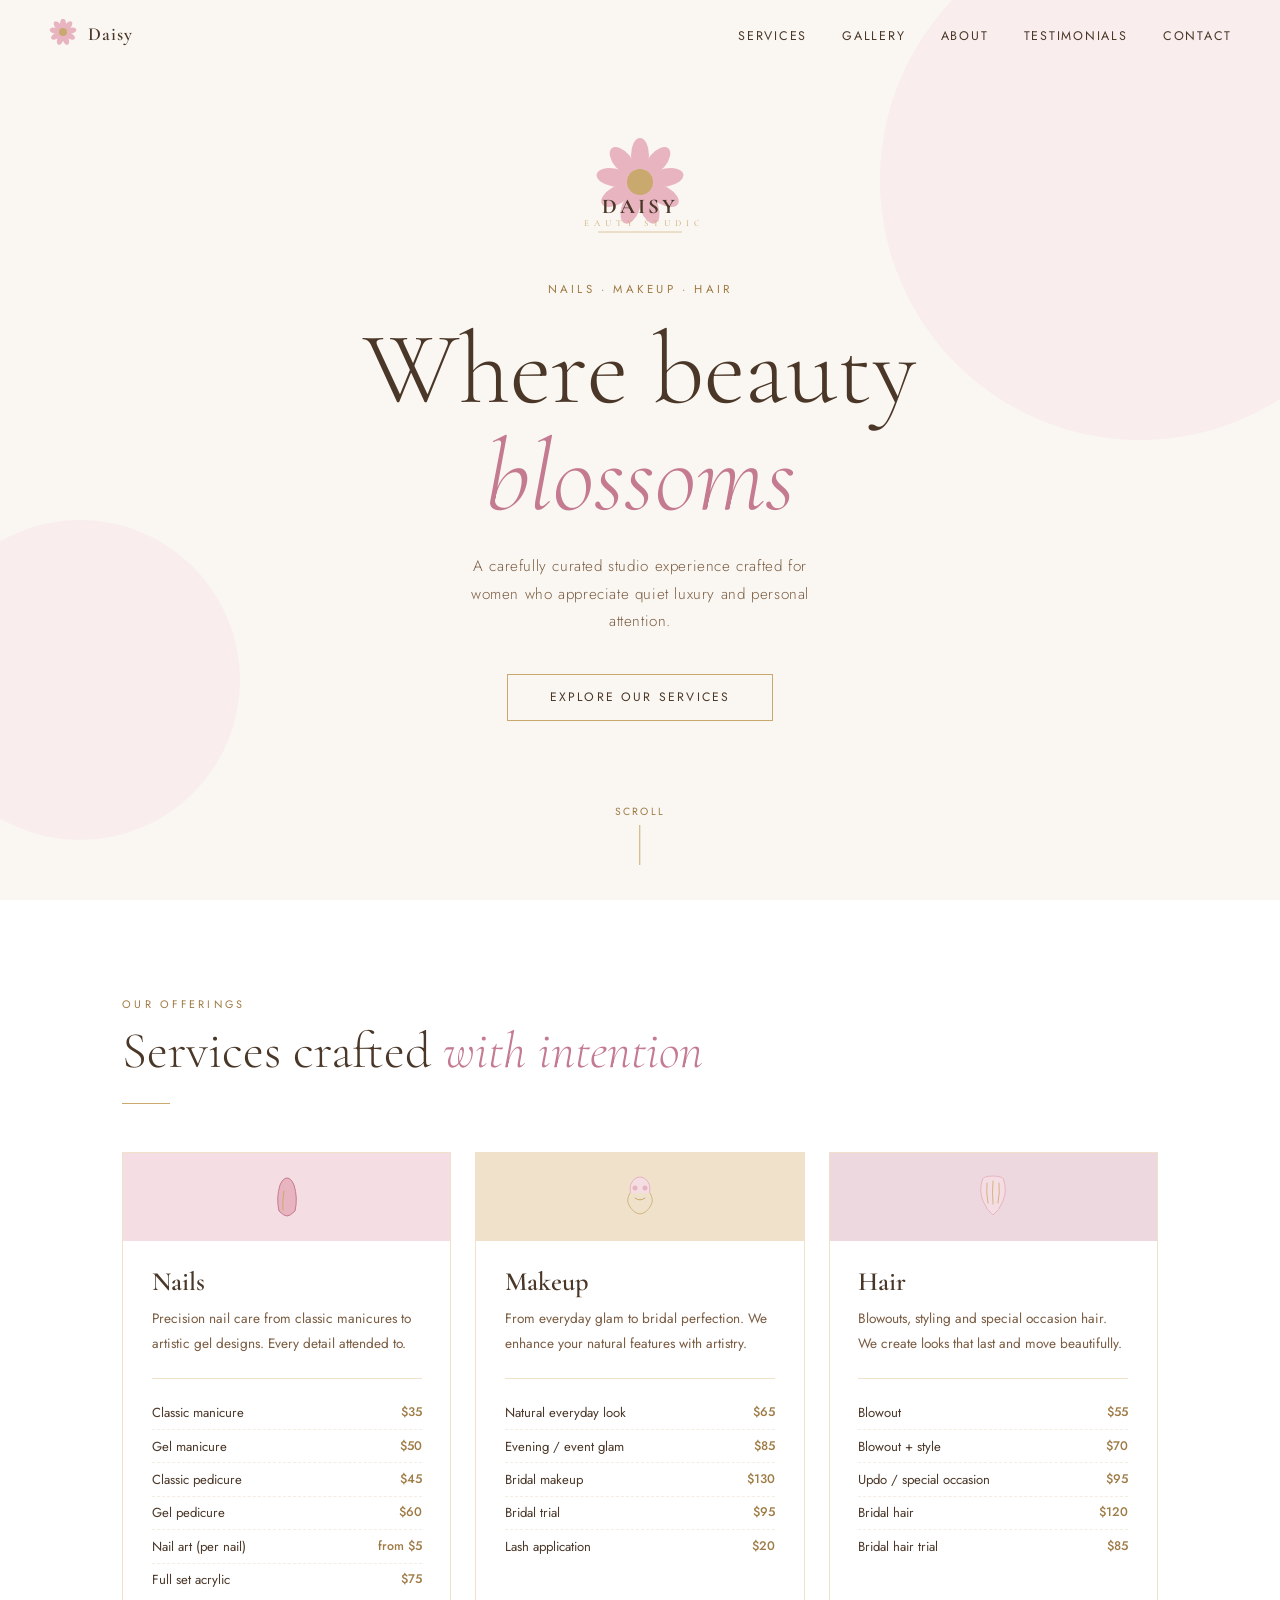
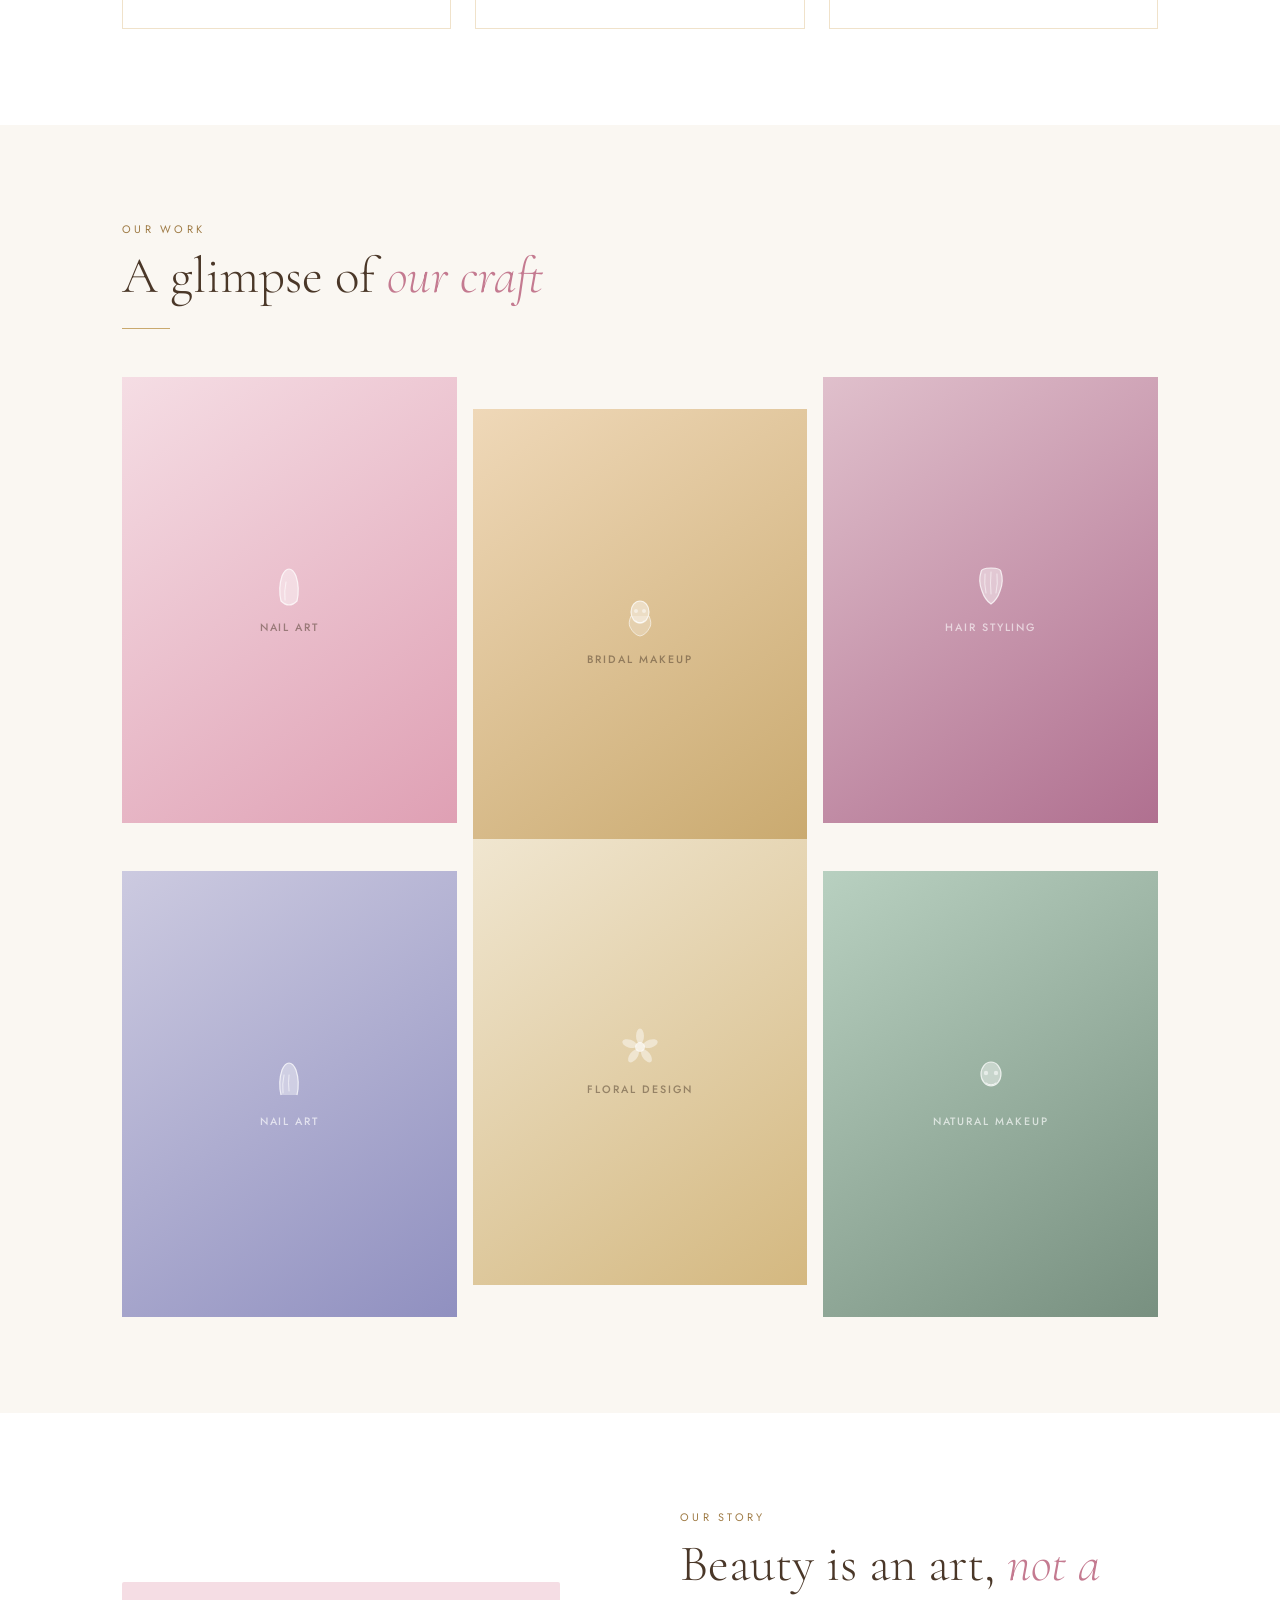
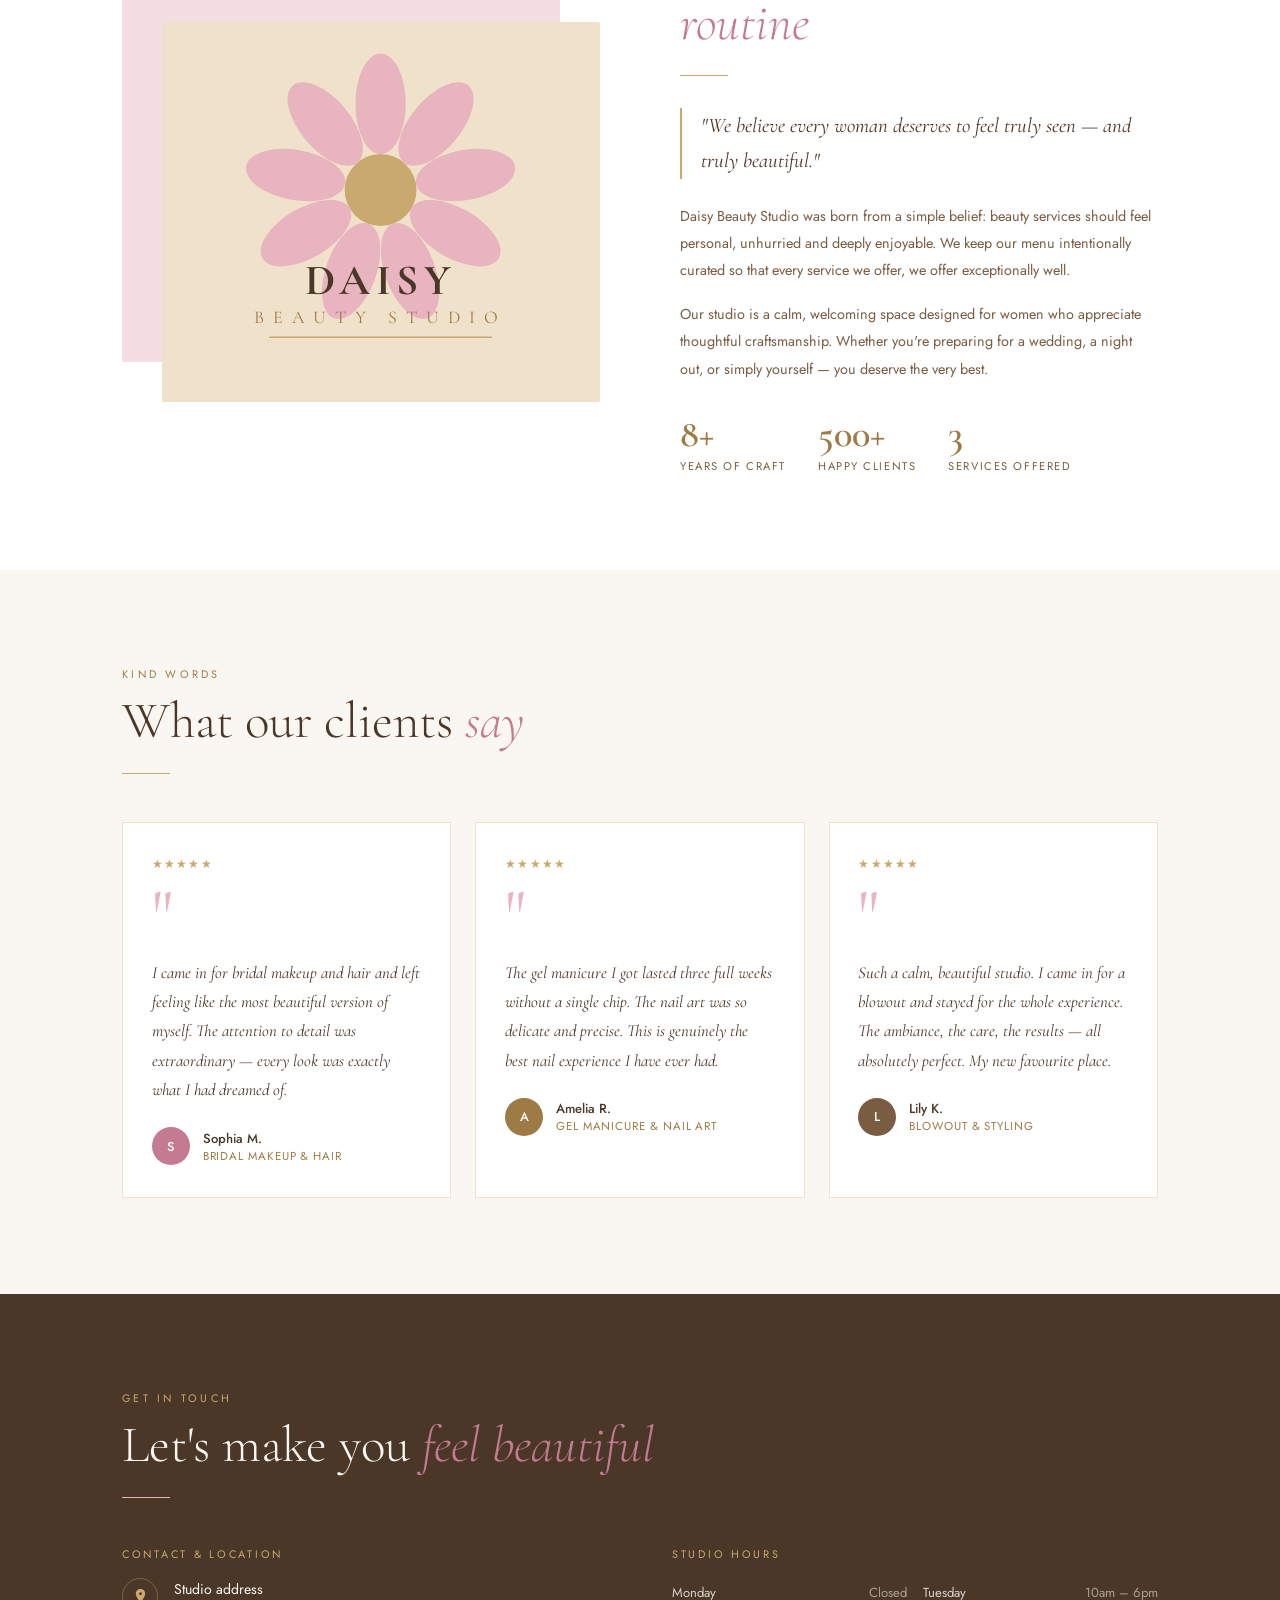
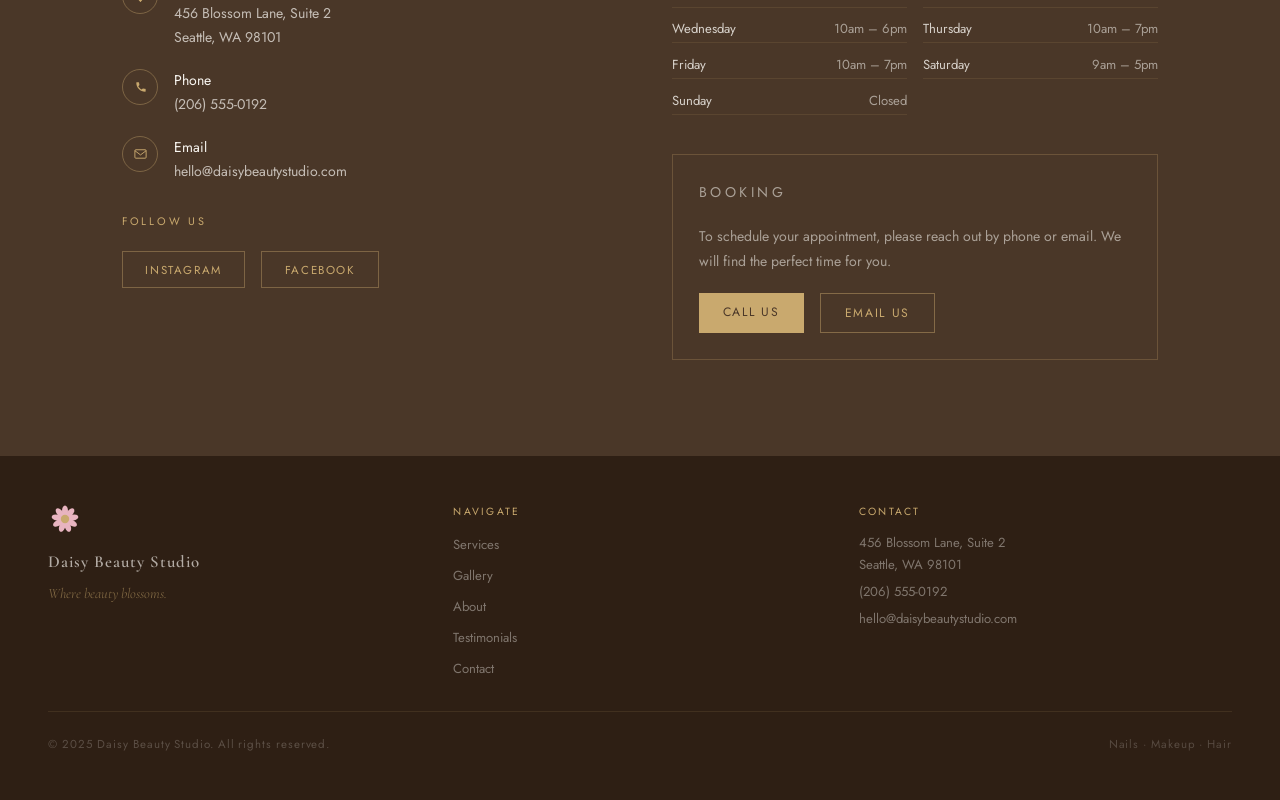
<file: index.html>
<!DOCTYPE html>
<html lang="en">
<head>
<meta charset="UTF-8"/>
<meta name="viewport" content="width=device-width, initial-scale=1.0"/>

<!-- SEO -->
<title>Daisy Beauty Studio | Nails, Makeup &amp; Hair in Seattle</title>
<meta name="description" content="Daisy Beauty Studio offers curated nail, makeup and hair services in Seattle. Book your appointment today."/>
<meta name="keywords" content="nails, nail salon, manicure, pedicure, makeup, hair, beauty studio, Seattle, nail art, gel nails"/>

<!-- Open Graph -->
<meta property="og:title" content="Daisy Beauty Studio | Nails, Makeup &amp; Hair in Seattle"/>
<meta property="og:description" content="Daisy Beauty Studio offers curated nail, makeup and hair services in Seattle. Book your appointment today."/>
<meta property="og:type" content="website"/>
<meta property="og:url" content="https://daisybeautystudio.com/"/>
<meta property="og:image" content="https://daisybeautystudio.com/og-image.jpg"/>

<!-- Favicon — inline SVG daisy: rose petals + gold center -->
<link rel="icon" type="image/svg+xml" href="data:image/svg+xml,%3Csvg xmlns='http://www.w3.org/2000/svg' viewBox='0 0 32 32'%3E%3Cg transform='translate(16,15)'%3E%3Cellipse cx='0' cy='-8' rx='3.2' ry='5.8' fill='%23E8B4C0' transform='rotate(0)'/%3E%3Cellipse cx='0' cy='-8' rx='3.2' ry='5.8' fill='%23E8B4C0' transform='rotate(40)'/%3E%3Cellipse cx='0' cy='-8' rx='3.2' ry='5.8' fill='%23DFA0B0' transform='rotate(80)'/%3E%3Cellipse cx='0' cy='-8' rx='3.2' ry='5.8' fill='%23E8B4C0' transform='rotate(120)'/%3E%3Cellipse cx='0' cy='-8' rx='3.2' ry='5.8' fill='%23DFA0B0' transform='rotate(160)'/%3E%3Cellipse cx='0' cy='-8' rx='3.2' ry='5.8' fill='%23E8B4C0' transform='rotate(200)'/%3E%3Cellipse cx='0' cy='-8' rx='3.2' ry='5.8' fill='%23DFA0B0' transform='rotate(240)'/%3E%3Cellipse cx='0' cy='-8' rx='3.2' ry='5.8' fill='%23E8B4C0' transform='rotate(280)'/%3E%3Cellipse cx='0' cy='-8' rx='3.2' ry='5.8' fill='%23DFA0B0' transform='rotate(320)'/%3E%3Ccircle cx='0' cy='0' r='4.5' fill='%23C9A96E'/%3E%3Ccircle cx='0' cy='0' r='2.5' fill='%23E2C285'/%3E%3C/g%3E%3C/svg%3E"/>

<link href="https://fonts.googleapis.com/css2?family=Cormorant+Garamond:ital,wght@0,300;0,400;0,600;0,700;1,300;1,400&family=Jost:wght@300;400;500&display=swap" rel="stylesheet"/>
<link rel="stylesheet" href="styles.css"/>
</head>
<body>

<div id="page-loader">
  <svg id="loader-daisy" width="88" height="88" viewBox="0 0 88 88" xmlns="http://www.w3.org/2000/svg">
    <g transform="translate(44,40)">
      <ellipse cx="0" cy="-22" rx="7.5" ry="14" fill="#E8B4C0" transform="rotate(0)"/>
      <ellipse cx="0" cy="-22" rx="7.5" ry="14" fill="#EDBED0" transform="rotate(40)"/>
      <ellipse cx="0" cy="-22" rx="7.5" ry="14" fill="#DFA0B8" transform="rotate(80)"/>
      <ellipse cx="0" cy="-22" rx="7.5" ry="14" fill="#E8B4C0" transform="rotate(120)"/>
      <ellipse cx="0" cy="-22" rx="7.5" ry="14" fill="#DFA0B8" transform="rotate(160)"/>
      <ellipse cx="0" cy="-22" rx="7.5" ry="14" fill="#EDBED0" transform="rotate(200)"/>
      <ellipse cx="0" cy="-22" rx="7.5" ry="14" fill="#E8B4C0" transform="rotate(240)"/>
      <ellipse cx="0" cy="-22" rx="7.5" ry="14" fill="#DFA0B8" transform="rotate(280)"/>
      <ellipse cx="0" cy="-22" rx="7.5" ry="14" fill="#EDBED0" transform="rotate(320)"/>
      <circle cx="0" cy="0" r="11" fill="#C9A96E"/>
      <circle cx="0" cy="0" r="6.5" fill="#E2C285"/>
    </g>
  </svg>
</div>

<div id="petal-canvas"></div>
<div id="floating-cta"><a href="#contact">Book now</a></div>

<!-- NAV -->
<nav id="navbar">
  <a href="#hero" class="nav-logo">
    <svg width="30" height="30" viewBox="0 0 30 30">
      <g transform="translate(15,13)">
        <ellipse cx="0" cy="-8" rx="3" ry="5.5" fill="#E8B4C0" transform="rotate(0)"/>
        <ellipse cx="0" cy="-8" rx="3" ry="5.5" fill="#E8B4C0" transform="rotate(40)"/>
        <ellipse cx="0" cy="-8" rx="3" ry="5.5" fill="#E8B4C0" transform="rotate(80)"/>
        <ellipse cx="0" cy="-8" rx="3" ry="5.5" fill="#E8B4C0" transform="rotate(120)"/>
        <ellipse cx="0" cy="-8" rx="3" ry="5.5" fill="#E8B4C0" transform="rotate(160)"/>
        <ellipse cx="0" cy="-8" rx="3" ry="5.5" fill="#E8B4C0" transform="rotate(200)"/>
        <ellipse cx="0" cy="-8" rx="3" ry="5.5" fill="#E8B4C0" transform="rotate(240)"/>
        <ellipse cx="0" cy="-8" rx="3" ry="5.5" fill="#E8B4C0" transform="rotate(280)"/>
        <ellipse cx="0" cy="-8" rx="3" ry="5.5" fill="#E8B4C0" transform="rotate(320)"/>
        <circle cx="0" cy="0" r="4" fill="#C9A96E"/>
      </g>
    </svg>
    <span class="nav-logo-text">Daisy</span>
  </a>
  <ul class="nav-links" id="nav-links">
    <li><a href="#services">Services</a></li>
    <li><a href="#gallery">Gallery</a></li>
    <li><a href="#about">About</a></li>
    <li><a href="#testimonials">Testimonials</a></li>
    <li><a href="#contact">Contact</a></li>
  </ul>
  <button class="nav-toggle" id="nav-toggle" aria-label="Menu">
    <span></span><span></span><span></span>
  </button>
</nav>

<!-- HERO -->
<section id="hero">
  <div class="hero-bg-circle c1"></div>
  <div class="hero-bg-circle c2"></div>
  <div class="hero-logo-large">
    <svg width="118" height="118" viewBox="0 0 118 118">
      <g transform="translate(59,51)">
        <ellipse cx="0" cy="-27" rx="9" ry="17" fill="#E8B4C0" transform="rotate(0)"/>
        <ellipse cx="0" cy="-27" rx="9" ry="17" fill="#E8B4C0" transform="rotate(40)"/>
        <ellipse cx="0" cy="-27" rx="9" ry="17" fill="#E8B4C0" transform="rotate(80)"/>
        <ellipse cx="0" cy="-27" rx="9" ry="17" fill="#E8B4C0" transform="rotate(120)"/>
        <ellipse cx="0" cy="-27" rx="9" ry="17" fill="#E8B4C0" transform="rotate(160)"/>
        <ellipse cx="0" cy="-27" rx="9" ry="17" fill="#E8B4C0" transform="rotate(200)"/>
        <ellipse cx="0" cy="-27" rx="9" ry="17" fill="#E8B4C0" transform="rotate(240)"/>
        <ellipse cx="0" cy="-27" rx="9" ry="17" fill="#E8B4C0" transform="rotate(280)"/>
        <ellipse cx="0" cy="-27" rx="9" ry="17" fill="#E8B4C0" transform="rotate(320)"/>
        <circle cx="0" cy="0" r="13" fill="#C9A96E"/>
      </g>
      <text x="59" y="82" text-anchor="middle" font-family="Cormorant Garamond,serif" font-size="21" font-weight="700" fill="#4A3728" letter-spacing="3">DAISY</text>
      <text x="59" y="95" text-anchor="middle" font-family="Cormorant Garamond,serif" font-size="9" fill="#C9A96E" letter-spacing="5">BEAUTY STUDIO</text>
      <line x1="17" y1="101" x2="101" y2="101" stroke="#C9A96E" stroke-width="0.6"/>
    </svg>
  </div>
  <p class="hero-tagline">Nails · Makeup · Hair</p>
  <h1 class="hero-title">Where beauty<br/><em>blossoms</em></h1>
  <p class="hero-sub">A carefully curated studio experience crafted for women who appreciate quiet luxury and personal attention.</p>
  <a href="#services" class="hero-cta">Explore our services</a>
  <div class="scroll-hint-wrap">
    <div class="scroll-hint">
      <span>scroll</span>
      <div class="scroll-line"></div>
    </div>
  </div>
</section>

<!-- SERVICES -->
<section id="services">
  <div class="section-inner">
    <p class="section-label reveal">Our offerings</p>
    <h2 class="section-title reveal">Services crafted <em>with intention</em></h2>
    <div class="divider reveal"></div>
    <div class="services-grid">

      <div class="service-card reveal">
        <div class="service-band" style="background:#F5DDE4;">
          <svg width="48" height="48" viewBox="0 0 48 48" fill="none">
            <path d="M16 38Q13 25 17 12Q20 5 24 5Q28 5 31 12Q35 25 32 38Q27 43 24 43Q21 43 16 38Z" fill="#E8B4C0" stroke="#C47A90" stroke-width="1"/>
            <path d="M20 37Q19 28 21 18" stroke="#C9A96E" stroke-width="1" stroke-linecap="round"/>
          </svg>
        </div>
        <div class="service-body">
          <h3 class="service-name">Nails</h3>
          <p class="service-desc">Precision nail care from classic manicures to artistic gel designs. Every detail attended to.</p>
          <ul class="service-items">
            <li><span>Classic manicure</span><span class="item-price">$35</span></li>
            <li><span>Gel manicure</span><span class="item-price">$50</span></li>
            <li><span>Classic pedicure</span><span class="item-price">$45</span></li>
            <li><span>Gel pedicure</span><span class="item-price">$60</span></li>
            <li><span>Nail art (per nail)</span><span class="item-price">from $5</span></li>
            <li><span>Full set acrylic</span><span class="item-price">$75</span></li>
          </ul>
        </div>
      </div>

      <div class="service-card reveal">
        <div class="service-band" style="background:#F0E2CA;">
          <svg width="48" height="48" viewBox="0 0 48 48" fill="none">
            <ellipse cx="24" cy="16" rx="10" ry="12" fill="#F5DDE4" stroke="#E8B4C0" stroke-width="1"/>
            <path d="M14 20Q10 27 13 32Q17 40 24 41Q31 40 35 32Q38 27 34 20" fill="#F0E2CA" stroke="#C9A96E" stroke-width="0.8"/>
            <circle cx="19" cy="15" r="2.5" fill="#E8B4C0"/>
            <circle cx="29" cy="15" r="2.5" fill="#E8B4C0"/>
            <path d="M19 25Q24 29 29 25" stroke="#C9A96E" stroke-width="1" fill="none" stroke-linecap="round"/>
          </svg>
        </div>
        <div class="service-body">
          <h3 class="service-name">Makeup</h3>
          <p class="service-desc">From everyday glam to bridal perfection. We enhance your natural features with artistry.</p>
          <ul class="service-items">
            <li><span>Natural everyday look</span><span class="item-price">$65</span></li>
            <li><span>Evening / event glam</span><span class="item-price">$85</span></li>
            <li><span>Bridal makeup</span><span class="item-price">$130</span></li>
            <li><span>Bridal trial</span><span class="item-price">$95</span></li>
            <li><span>Lash application</span><span class="item-price">$20</span></li>
          </ul>
        </div>
      </div>

      <div class="service-card reveal">
        <div class="service-band" style="background:#EDD8E0;">
          <svg width="48" height="48" viewBox="0 0 48 48" fill="none">
            <path d="M13 8Q13 3 24 3Q35 3 35 8Q38 18 34 28Q30 38 24 42Q18 38 14 28Q10 18 13 8Z" fill="#F5DDE4" stroke="#E8B4C0" stroke-width="1"/>
            <path d="M18 10Q17 20 19 30" stroke="#C9A96E" stroke-width="0.8" stroke-linecap="round"/>
            <path d="M24 8Q23 19 24 31" stroke="#C9A96E" stroke-width="0.8" stroke-linecap="round"/>
            <path d="M30 10Q31 20 29 30" stroke="#C9A96E" stroke-width="0.8" stroke-linecap="round"/>
          </svg>
        </div>
        <div class="service-body">
          <h3 class="service-name">Hair</h3>
          <p class="service-desc">Blowouts, styling and special occasion hair. We create looks that last and move beautifully.</p>
          <ul class="service-items">
            <li><span>Blowout</span><span class="item-price">$55</span></li>
            <li><span>Blowout + style</span><span class="item-price">$70</span></li>
            <li><span>Updo / special occasion</span><span class="item-price">$95</span></li>
            <li><span>Bridal hair</span><span class="item-price">$120</span></li>
            <li><span>Bridal hair trial</span><span class="item-price">$85</span></li>
          </ul>
        </div>
      </div>

    </div>
  </div>
</section>

<!-- GALLERY -->
<section id="gallery">
  <div class="section-inner">
    <p class="section-label reveal">Our work</p>
    <h2 class="section-title reveal">A glimpse of <em>our craft</em></h2>
    <div class="divider reveal"></div>
    <div class="gallery-grid">

      <div class="gallery-item reveal">
        <div class="gallery-fill" style="background:linear-gradient(145deg,#F5DDE4,#DFA0B4);">
          <svg width="44" height="44" viewBox="0 0 44 44" fill="none"><path d="M14 36Q11 23 15 11Q18 4 22 4Q26 4 29 11Q33 23 30 36Q26 40 22 40Q18 40 14 36Z" fill="rgba(255,255,255,0.45)" stroke="rgba(255,255,255,0.75)" stroke-width="1.2"/><path d="M18 35Q17 26 19 17" stroke="rgba(255,255,255,0.65)" stroke-width="1" stroke-linecap="round"/></svg>
          <span class="gallery-tag" style="color:rgba(74,55,40,0.5);">Nail art</span>
        </div>
        <div class="gallery-overlay"><span class="gallery-caption">Gel nail design</span></div>
      </div>

      <div class="gallery-item reveal">
        <div class="gallery-fill" style="background:linear-gradient(145deg,#EFD8B8,#C9A96E);">
          <svg width="44" height="44" viewBox="0 0 44 44" fill="none"><ellipse cx="22" cy="15" rx="9" ry="11" fill="rgba(255,255,255,0.45)" stroke="rgba(255,255,255,0.75)" stroke-width="1.2"/><path d="M13 19Q10 26 12 30Q16 38 22 39Q28 38 32 30Q34 26 31 19" fill="rgba(255,255,255,0.25)" stroke="rgba(255,255,255,0.65)" stroke-width="0.9"/><circle cx="18" cy="14" r="2" fill="rgba(255,255,255,0.5)"/><circle cx="26" cy="14" r="2" fill="rgba(255,255,255,0.5)"/><path d="M18 24Q22 28 26 24" stroke="rgba(255,255,255,0.8)" stroke-width="1" fill="none" stroke-linecap="round"/></svg>
          <span class="gallery-tag" style="color:rgba(74,55,40,0.5);">Bridal makeup</span>
        </div>
        <div class="gallery-overlay"><span class="gallery-caption">Bridal glam</span></div>
      </div>

      <div class="gallery-item reveal">
        <div class="gallery-fill" style="background:linear-gradient(145deg,#E0C0CC,#B07090);">
          <svg width="44" height="44" viewBox="0 0 44 44" fill="none"><path d="M12 7Q12 3 22 3Q32 3 32 7Q35 16 31 26Q28 35 22 39Q16 35 13 26Q9 16 12 7Z" fill="rgba(255,255,255,0.45)" stroke="rgba(255,255,255,0.75)" stroke-width="1.2"/><path d="M16 9Q15 19 17 28" stroke="rgba(255,255,255,0.6)" stroke-width="0.9" stroke-linecap="round"/><path d="M22 7Q21 18 22 29" stroke="rgba(255,255,255,0.6)" stroke-width="0.9" stroke-linecap="round"/><path d="M28 9Q29 19 27 28" stroke="rgba(255,255,255,0.6)" stroke-width="0.9" stroke-linecap="round"/></svg>
          <span class="gallery-tag" style="color:rgba(255,255,255,0.6);">Hair styling</span>
        </div>
        <div class="gallery-overlay"><span class="gallery-caption">Elegant updo</span></div>
      </div>

      <div class="gallery-item reveal">
        <div class="gallery-fill" style="background:linear-gradient(145deg,#CCCAE0,#9090C0);">
          <svg width="44" height="44" viewBox="0 0 44 44" fill="none"><path d="M14 36Q11 23 15 11Q18 4 22 4Q26 4 29 11Q33 23 30 36" fill="rgba(255,255,255,0.4)" stroke="rgba(255,255,255,0.75)" stroke-width="1.2"/><path d="M16 34Q15 25 17 16" stroke="rgba(255,255,255,0.65)" stroke-width="0.9" stroke-linecap="round"/><path d="M22 32Q21 23 22 16" stroke="rgba(255,255,255,0.65)" stroke-width="0.9" stroke-linecap="round"/></svg>
          <span class="gallery-tag" style="color:rgba(255,255,255,0.65);">Nail art</span>
        </div>
        <div class="gallery-overlay"><span class="gallery-caption">French ombre</span></div>
      </div>

      <div class="gallery-item reveal">
        <div class="gallery-fill" style="background:linear-gradient(145deg,#F0E6D0,#D4B880);">
          <svg width="44" height="44" viewBox="0 0 44 44" fill="none"><g transform="translate(22,20)"><ellipse cx="0" cy="-11" rx="4" ry="7.5" fill="rgba(255,255,255,0.45)" transform="rotate(0)"/><ellipse cx="0" cy="-11" rx="4" ry="7.5" fill="rgba(255,255,255,0.45)" transform="rotate(72)"/><ellipse cx="0" cy="-11" rx="4" ry="7.5" fill="rgba(255,255,255,0.45)" transform="rotate(144)"/><ellipse cx="0" cy="-11" rx="4" ry="7.5" fill="rgba(255,255,255,0.45)" transform="rotate(216)"/><ellipse cx="0" cy="-11" rx="4" ry="7.5" fill="rgba(255,255,255,0.45)" transform="rotate(288)"/><circle cx="0" cy="0" r="5" fill="rgba(255,255,255,0.7)"/></g></svg>
          <span class="gallery-tag" style="color:rgba(74,55,40,0.5);">Floral design</span>
        </div>
        <div class="gallery-overlay"><span class="gallery-caption">Daisy nail art</span></div>
      </div>

      <div class="gallery-item reveal">
        <div class="gallery-fill" style="background:linear-gradient(145deg,#B8D0C0,#789080);">
          <svg width="44" height="44" viewBox="0 0 44 44" fill="none"><ellipse cx="22" cy="15" rx="10" ry="12" fill="rgba(255,255,255,0.45)" stroke="rgba(255,255,255,0.75)" stroke-width="1.2"/><circle cx="17" cy="14" r="2.2" fill="rgba(255,255,255,0.55)"/><circle cx="27" cy="14" r="2.2" fill="rgba(255,255,255,0.55)"/><path d="M17 24Q22 28 27 24" stroke="rgba(255,255,255,0.8)" stroke-width="1" fill="none" stroke-linecap="round"/></svg>
          <span class="gallery-tag" style="color:rgba(255,255,255,0.65);">Natural makeup</span>
        </div>
        <div class="gallery-overlay"><span class="gallery-caption">Soft glam look</span></div>
      </div>

    </div>
  </div>
</section>

<!-- ABOUT -->
<section id="about">
  <div class="section-inner">
    <div class="about-grid">
      <div class="about-visual reveal">
        <div class="about-box b1"></div>
        <div class="about-box b2">
          <svg viewBox="0 0 200 200" width="82%" fill="none">
            <g transform="translate(100,88)">
              <ellipse cx="0" cy="-48" rx="14" ry="28" fill="#E8B4C0" transform="rotate(0)"/>
              <ellipse cx="0" cy="-48" rx="14" ry="28" fill="#E8B4C0" transform="rotate(40)"/>
              <ellipse cx="0" cy="-48" rx="14" ry="28" fill="#E8B4C0" transform="rotate(80)"/>
              <ellipse cx="0" cy="-48" rx="14" ry="28" fill="#E8B4C0" transform="rotate(120)"/>
              <ellipse cx="0" cy="-48" rx="14" ry="28" fill="#E8B4C0" transform="rotate(160)"/>
              <ellipse cx="0" cy="-48" rx="14" ry="28" fill="#E8B4C0" transform="rotate(200)"/>
              <ellipse cx="0" cy="-48" rx="14" ry="28" fill="#E8B4C0" transform="rotate(240)"/>
              <ellipse cx="0" cy="-48" rx="14" ry="28" fill="#E8B4C0" transform="rotate(280)"/>
              <ellipse cx="0" cy="-48" rx="14" ry="28" fill="#E8B4C0" transform="rotate(320)"/>
              <circle cx="0" cy="0" r="20" fill="#C9A96E"/>
            </g>
            <text x="100" y="146" text-anchor="middle" font-family="Cormorant Garamond,serif" font-size="24" font-weight="700" fill="#4A3728" letter-spacing="3">DAISY</text>
            <text x="100" y="162" text-anchor="middle" font-family="Cormorant Garamond,serif" font-size="10" fill="#9E7A44" letter-spacing="5">BEAUTY STUDIO</text>
            <line x1="38" y1="170" x2="162" y2="170" stroke="#C9A96E" stroke-width="0.8"/>
          </svg>
        </div>
      </div>
      <div>
        <p class="section-label reveal">Our story</p>
        <h2 class="section-title reveal">Beauty is an art, <em>not a routine</em></h2>
        <div class="divider reveal"></div>
        <blockquote class="about-quote reveal">"We believe every woman deserves to feel truly seen — and truly beautiful."</blockquote>
        <p class="about-body reveal">Daisy Beauty Studio was born from a simple belief: beauty services should feel personal, unhurried and deeply enjoyable. We keep our menu intentionally curated so that every service we offer, we offer exceptionally well.</p>
        <p class="about-body reveal">Our studio is a calm, welcoming space designed for women who appreciate thoughtful craftsmanship. Whether you're preparing for a wedding, a night out, or simply yourself — you deserve the very best.</p>
        <div class="about-highlights reveal">
          <div class="highlight-item">
            <div class="highlight-num">8+</div>
            <div class="highlight-label">Years of craft</div>
          </div>
          <div class="highlight-item">
            <div class="highlight-num">500+</div>
            <div class="highlight-label">Happy clients</div>
          </div>
          <div class="highlight-item">
            <div class="highlight-num">3</div>
            <div class="highlight-label">Services offered</div>
          </div>
        </div>
      </div>
    </div>
  </div>
</section>

<!-- TESTIMONIALS -->
<section id="testimonials">
  <div class="section-inner">
    <p class="section-label reveal">Kind words</p>
    <h2 class="section-title reveal">What our clients <em>say</em></h2>
    <div class="divider reveal"></div>
    <div class="testi-grid">

      <div class="testi-card reveal">
        <div class="testi-stars">★★★★★</div>
        <div class="testi-mark">"</div>
        <p class="testi-text">I came in for bridal makeup and hair and left feeling like the most beautiful version of myself. The attention to detail was extraordinary — every look was exactly what I had dreamed of.</p>
        <div class="testi-author">
          <div class="testi-avatar" style="background:#C47A90;">S</div>
          <div>
            <div class="testi-name">Sophia M.</div>
            <div class="testi-service">Bridal makeup & hair</div>
          </div>
        </div>
      </div>

      <div class="testi-card reveal">
        <div class="testi-stars">★★★★★</div>
        <div class="testi-mark">"</div>
        <p class="testi-text">The gel manicure I got lasted three full weeks without a single chip. The nail art was so delicate and precise. This is genuinely the best nail experience I have ever had.</p>
        <div class="testi-author">
          <div class="testi-avatar" style="background:#9E7A44;">A</div>
          <div>
            <div class="testi-name">Amelia R.</div>
            <div class="testi-service">Gel manicure & nail art</div>
          </div>
        </div>
      </div>

      <div class="testi-card reveal">
        <div class="testi-stars">★★★★★</div>
        <div class="testi-mark">"</div>
        <p class="testi-text">Such a calm, beautiful studio. I came in for a blowout and stayed for the whole experience. The ambiance, the care, the results — all absolutely perfect. My new favourite place.</p>
        <div class="testi-author">
          <div class="testi-avatar" style="background:#7A5C42;">L</div>
          <div>
            <div class="testi-name">Lily K.</div>
            <div class="testi-service">Blowout & styling</div>
          </div>
        </div>
      </div>

    </div>
  </div>
</section>

<!-- CONTACT -->
<section id="contact">
  <div class="section-inner">
    <p class="section-label reveal">Get in touch</p>
    <h2 class="section-title reveal">Let's make you <em>feel beautiful</em></h2>
    <div class="divider reveal"></div>
    <div class="contact-grid">

      <div class="reveal">
        <p class="contact-block-title">Contact & location</p>
        <div class="contact-item">
          <div class="contact-icon">
            <svg width="15" height="15" viewBox="0 0 16 16" fill="none"><path d="M8 1C5.24 1 3 3.24 3 6C3 9.75 8 15 8 15S13 9.75 13 6C13 3.24 10.76 1 8 1ZM8 7.5C7.17 7.5 6.5 6.83 6.5 6S7.17 4.5 8 4.5 9.5 5.17 9.5 6 8.83 7.5 8 7.5Z" fill="#C9A96E"/></svg>
          </div>
          <div class="contact-text"><strong>Studio address</strong>456 Blossom Lane, Suite 2<br/>Seattle, WA 98101</div>
        </div>
        <div class="contact-item">
          <div class="contact-icon">
            <svg width="15" height="15" viewBox="0 0 16 16" fill="none"><path d="M13 10.5c-.75 0-1.48-.13-2.15-.36-.22-.08-.47-.02-.64.15l-1.03 1.03c-1.35-.69-2.81-2.15-3.5-3.5l1.03-1.03c.17-.17.23-.42.15-.64C6.63 5.48 6.5 4.75 6.5 4c0-.28-.22-.5-.5-.5H4c-.28 0-.5.22-.5.5C3.5 9.25 7.75 13.5 13 13.5c.28 0 .5-.22.5-.5V11c0-.28-.22-.5-.5-.5Z" fill="#C9A96E"/></svg>
          </div>
          <div class="contact-text"><strong>Phone</strong>(206) 555-0192</div>
        </div>
        <div class="contact-item">
          <div class="contact-icon">
            <svg width="15" height="15" viewBox="0 0 16 16" fill="none"><rect x="2" y="4" width="12" height="9" rx="1" stroke="#C9A96E" stroke-width="1"/><path d="M2 5l6 4.5L14 5" stroke="#C9A96E" stroke-width="1" fill="none"/></svg>
          </div>
          <div class="contact-text"><strong>Email</strong>hello@daisybeautystudio.com</div>
        </div>
        <p class="contact-block-title" style="margin-top:1.8rem;">Follow us</p>
        <div class="social-row">
          <a href="#" class="social-btn">Instagram</a>
          <a href="#" class="social-btn">Facebook</a>
        </div>
      </div>

      <div class="reveal">
        <p class="contact-block-title">Studio hours</p>
        <div class="hours-grid">
          <div class="hours-row"><span class="day">Monday</span><span>Closed</span></div>
          <div class="hours-row"><span class="day">Tuesday</span><span>10am – 6pm</span></div>
          <div class="hours-row"><span class="day">Wednesday</span><span>10am – 6pm</span></div>
          <div class="hours-row"><span class="day">Thursday</span><span>10am – 7pm</span></div>
          <div class="hours-row"><span class="day">Friday</span><span>10am – 7pm</span></div>
          <div class="hours-row"><span class="day">Saturday</span><span>9am – 5pm</span></div>
          <div class="hours-row"><span class="day">Sunday</span><span>Closed</span></div>
        </div>
        <div class="booking-box">
          <p class="contact-block-title">Booking</p>
          <p>To schedule your appointment, please reach out by phone or email. We will find the perfect time for you.</p>
          <div class="booking-btns">
            <a href="tel:2065550192" class="btn-call">Call us</a>
            <a href="mailto:hello@daisybeautystudio.com" class="btn-email">Email us</a>
          </div>
        </div>
      </div>

    </div>
  </div>
</section>

<!-- FOOTER -->
<footer>
  <div class="footer-brand">
    <svg width="34" height="34" viewBox="0 0 34 34">
      <g transform="translate(17,15)">
        <ellipse cx="0" cy="-8" rx="3" ry="5.5" fill="#E8B4C0" transform="rotate(0)"/>
        <ellipse cx="0" cy="-8" rx="3" ry="5.5" fill="#E8B4C0" transform="rotate(40)"/>
        <ellipse cx="0" cy="-8" rx="3" ry="5.5" fill="#E8B4C0" transform="rotate(80)"/>
        <ellipse cx="0" cy="-8" rx="3" ry="5.5" fill="#E8B4C0" transform="rotate(120)"/>
        <ellipse cx="0" cy="-8" rx="3" ry="5.5" fill="#E8B4C0" transform="rotate(160)"/>
        <ellipse cx="0" cy="-8" rx="3" ry="5.5" fill="#E8B4C0" transform="rotate(200)"/>
        <ellipse cx="0" cy="-8" rx="3" ry="5.5" fill="#E8B4C0" transform="rotate(240)"/>
        <ellipse cx="0" cy="-8" rx="3" ry="5.5" fill="#E8B4C0" transform="rotate(280)"/>
        <ellipse cx="0" cy="-8" rx="3" ry="5.5" fill="#E8B4C0" transform="rotate(320)"/>
        <circle cx="0" cy="0" r="4.2" fill="#C9A96E"/>
      </g>
    </svg>
    <span class="footer-brand-name">Daisy Beauty Studio</span>
    <p class="footer-tagline">Where beauty blossoms.</p>
  </div>
  <div>
    <p class="footer-col-title">Navigate</p>
    <ul class="footer-nav">
      <li><a href="#services">Services</a></li>
      <li><a href="#gallery">Gallery</a></li>
      <li><a href="#about">About</a></li>
      <li><a href="#testimonials">Testimonials</a></li>
      <li><a href="#contact">Contact</a></li>
    </ul>
  </div>
  <div>
    <p class="footer-col-title">Contact</p>
    <p class="footer-contact-line">456 Blossom Lane, Suite 2<br/>Seattle, WA 98101</p>
    <p class="footer-contact-line">(206) 555-0192</p>
    <p class="footer-contact-line">hello@daisybeautystudio.com</p>
  </div>
  <div class="footer-bottom">
    <span class="footer-copy">© 2025 Daisy Beauty Studio. All rights reserved.</span>
    <span style="font-size:0.72rem;color:rgba(250,247,242,0.2);letter-spacing:0.08em;">Nails · Makeup · Hair</span>
  </div>
</footer>

<script src="scripts.js"></script>
</body>
</html>
</file>
<file: styles.css>
:root {
  --rose:#E8B4C0; --rose-dk:#C47A90; --rose-lt:#F5DDE4;
  --gold:#C9A96E; --gold-dk:#9E7A44; --gold-lt:#F0E2CA;
  --cream:#FAF7F2; --bark:#4A3728; --bark-lt:#7A5C42; --white:#FFFFFF;
}
*, *::before, *::after { box-sizing:border-box; margin:0; padding:0; }
html { scroll-behavior:smooth; }
body { font-family:'Jost',sans-serif; background:var(--cream); color:var(--bark); overflow-x:hidden; }

/* PAGE LOADER */
#page-loader {
  position: fixed;
  inset: 0;
  z-index: 9999;
  background: var(--cream);
  display: flex;
  align-items: center;
  justify-content: center;
  transition: opacity 0.6s ease, visibility 0.6s ease;
}
#page-loader.hidden { opacity: 0; visibility: hidden; }
#loader-daisy { animation: loaderSpin 1.6s cubic-bezier(0.22,1,0.36,1) both; transform-origin: center; }
@keyframes loaderSpin {
  0%   { transform: rotate(-160deg) scale(0.6); opacity: 0; }
  40%  { opacity: 1; }
  100% { transform: rotate(0deg) scale(1); opacity: 1; }
}

/* PETALS */
#petal-canvas { position:fixed; inset:0; pointer-events:none; z-index:0; overflow:hidden; }
.petal { position:absolute; top:-60px; opacity:0; animation:fall linear infinite; }
@keyframes fall {
  0%   { transform:translateY(0) rotate(0deg) scale(1); opacity:0; }
  5%   { opacity:0.6; }
  90%  { opacity:0.35; }
  100% { transform:translateY(110vh) rotate(540deg) scale(0.6); opacity:0; }
}

/* NAV */
nav { position:fixed; top:0; left:0; right:0; z-index:100; display:flex; align-items:center; justify-content:space-between; padding:1.2rem 3rem; transition:background 0.4s,box-shadow 0.4s; }
nav.scrolled { background:rgba(250,247,242,0.96); box-shadow:0 1px 0 rgba(201,169,110,0.25); backdrop-filter:blur(8px); }
.nav-logo { display:flex; align-items:center; gap:0.6rem; text-decoration:none; }
.nav-logo-text { font-family:'Cormorant Garamond',serif; font-size:1.15rem; font-weight:600; color:var(--bark); letter-spacing:0.06em; }
.nav-links { display:flex; gap:2.2rem; list-style:none; }
.nav-links a { text-decoration:none; font-size:0.78rem; letter-spacing:0.14em; text-transform:uppercase; color:var(--bark); transition:color 0.2s; }
.nav-links a:hover { color:var(--gold-dk); }
.nav-toggle { display:none; flex-direction:column; gap:5px; cursor:pointer; background:none; border:none; padding:4px; }
.nav-toggle span { display:block; width:22px; height:1.5px; background:var(--bark); transition:all 0.3s; }

/* HERO */
#hero { position:relative; min-height:100vh; display:flex; flex-direction:column; align-items:center; justify-content:center; text-align:center; padding:6rem 2rem 4rem; z-index:1; overflow:hidden; }
.hero-bg-circle { position:absolute; border-radius:50%; background:var(--rose-lt); opacity:0.35; z-index:-1; }
.hero-bg-circle.c1 { width:520px; height:520px; top:-80px; right:-120px; }
.hero-bg-circle.c2 { width:320px; height:320px; bottom:60px; left:-80px; }
.hero-logo-large { margin-bottom:1.6rem; animation:fadeIn 1s 0.1s both; }
.hero-tagline { font-size:0.72rem; letter-spacing:0.28em; text-transform:uppercase; color:var(--gold-dk); margin-bottom:1.2rem; animation:fadeUp 0.8s 0.3s both; }
.hero-title { font-family:'Cormorant Garamond',serif; font-size:clamp(3.5rem,8vw,7rem); font-weight:300; line-height:1.05; color:var(--bark); animation:fadeUp 0.9s 0.55s both; }
.hero-title em { font-style:italic; color:var(--rose-dk); }
.hero-sub { font-size:0.95rem; font-weight:300; color:var(--bark-lt); letter-spacing:0.04em; max-width:380px; line-height:1.8; margin-top:1.4rem; animation:fadeUp 0.9s 0.8s both; }
.hero-cta { display:inline-block; margin-top:2.4rem; margin-bottom:5rem; padding:0.85rem 2.6rem; border:1px solid var(--gold); color:var(--bark); font-size:0.76rem; letter-spacing:0.18em; text-transform:uppercase; text-decoration:none; transition:background 0.3s,color 0.3s; animation:fadeUp 0.9s 1.05s both; position:relative; z-index:10; }
.hero-cta:hover { background:var(--gold); color:var(--white); }
.scroll-hint-wrap { position:absolute; bottom:2.2rem; left:50%; transform:translateX(-50%); z-index:1; pointer-events:none; animation:fadeIn 1s 1.6s both; }
.scroll-hint { display:flex; flex-direction:column; align-items:center; gap:6px; }
.scroll-hint span { font-size:0.65rem; letter-spacing:0.2em; text-transform:uppercase; color:var(--gold-dk); }
.scroll-line { width:1px; height:40px; background:var(--gold); animation:scrollPulse 1.8s ease-in-out infinite; }
@keyframes scrollPulse { 0%,100%{transform:scaleY(1);opacity:1;} 50%{transform:scaleY(0.4);opacity:0.4;} }
@keyframes fadeUp { from{opacity:0;transform:translateY(22px);} to{opacity:1;transform:translateY(0);} }
@keyframes fadeIn  { from{opacity:0;} to{opacity:1;} }

/* SHARED */
section { position:relative; z-index:1; }
.section-inner { max-width:1100px; margin:0 auto; padding:6rem 2rem; }
.section-label { font-size:0.68rem; letter-spacing:0.3em; text-transform:uppercase; color:var(--gold-dk); margin-bottom:0.6rem; }
.section-title { font-family:'Cormorant Garamond',serif; font-size:clamp(2.2rem,4vw,3.4rem); font-weight:300; line-height:1.15; color:var(--bark); }
.section-title em { font-style:italic; color:var(--rose-dk); }
.divider { width:48px; height:1px; background:var(--gold); margin:1.4rem 0 2rem; }

/* REVEAL — content visible by default; JS adds .hidden then .visible */
.reveal { transition:opacity 0.7s ease,transform 0.7s ease; }
.reveal.hidden { opacity:0; transform:translateY(28px); }
.reveal.visible { opacity:1; transform:translateY(0); }

/* SERVICES */
#services { background:var(--white); }
.services-grid { display:grid; grid-template-columns:repeat(3,1fr); gap:1.5rem; margin-top:3rem; }
.service-card { border:1px solid var(--gold-lt); overflow:hidden; transition:border-color 0.3s,transform 0.3s; }
.service-card:hover { border-color:var(--rose-dk); transform:translateY(-4px); }
.service-band { height:88px; display:flex; align-items:center; justify-content:center; }
.service-body { padding:1.6rem 1.8rem 2rem; }
.service-name { font-family:'Cormorant Garamond',serif; font-size:1.65rem; font-weight:600; color:var(--bark); margin-bottom:0.5rem; }
.service-desc { font-size:0.85rem; color:var(--bark-lt); line-height:1.8; margin-bottom:1.4rem; }
.service-items { list-style:none; border-top:1px solid var(--gold-lt); padding-top:1.1rem; }
.service-items li { display:flex; justify-content:space-between; font-size:0.82rem; padding:0.42rem 0; border-bottom:1px dashed rgba(201,169,110,0.2); }
.service-items li:last-child { border-bottom:none; }
.item-price { color:var(--gold-dk); font-weight:500; font-size:0.78rem; }

/* GALLERY */
#gallery { background:var(--cream); }
.gallery-grid { display:grid; grid-template-columns:repeat(3,1fr); gap:1rem; margin-top:3rem; }
.gallery-item { position:relative; overflow:hidden; aspect-ratio:3/4; }
.gallery-item:nth-child(2) { margin-top:2rem; }
.gallery-item:nth-child(5) { margin-top:-2rem; }
.gallery-fill { width:100%; height:100%; display:flex; flex-direction:column; align-items:center; justify-content:center; gap:0.7rem; transition:transform 0.4s; }
.gallery-item:hover .gallery-fill { transform:scale(1.04); }
.gallery-tag { font-size:0.67rem; letter-spacing:0.18em; text-transform:uppercase; font-weight:500; }
.gallery-overlay { position:absolute; inset:0; background:rgba(74,55,40,0); display:flex; align-items:flex-end; padding:1.2rem; transition:background 0.35s; }
.gallery-item:hover .gallery-overlay { background:rgba(74,55,40,0.38); }
.gallery-caption { font-family:'Cormorant Garamond',serif; font-size:1.1rem; font-style:italic; color:white; opacity:0; transform:translateY(8px); transition:opacity 0.35s,transform 0.35s; }
.gallery-item:hover .gallery-caption { opacity:1; transform:translateY(0); }

/* ABOUT */
#about { background:var(--white); }
.about-grid { display:grid; grid-template-columns:1fr 1fr; gap:5rem; align-items:center; }
.about-visual { position:relative; height:420px; }
.about-box { position:absolute; border-radius:2px; }
.about-box.b1 { inset:0 40px 40px 0; background:var(--rose-lt); }
.about-box.b2 { inset:40px 0 0 40px; background:var(--gold-lt); display:flex; align-items:center; justify-content:center; }
.about-quote { font-family:'Cormorant Garamond',serif; font-size:1.3rem; font-style:italic; color:var(--bark); line-height:1.7; margin-bottom:1.5rem; padding-left:1.2rem; border-left:2px solid var(--gold); border-radius:0; }
.about-body { font-size:0.9rem; color:var(--bark-lt); line-height:1.9; margin-bottom:1rem; }
.about-highlights { display:flex; gap:2rem; margin-top:2rem; }
.highlight-num { font-family:'Cormorant Garamond',serif; font-size:2.4rem; font-weight:600; color:var(--gold-dk); line-height:1; }
.highlight-label { font-size:0.7rem; letter-spacing:0.14em; text-transform:uppercase; color:var(--bark-lt); margin-top:0.3rem; }

/* TESTIMONIALS */
#testimonials { background:var(--cream); }
.testi-grid { display:grid; grid-template-columns:repeat(3,1fr); gap:1.5rem; margin-top:3rem; }
.testi-card { background:var(--white); border:1px solid var(--gold-lt); padding:2rem 1.8rem; }
.testi-stars { color:var(--gold); font-size:0.75rem; letter-spacing:0.1em; margin-bottom:0.9rem; }
.testi-mark { font-family:'Cormorant Garamond',serif; font-size:4.5rem; line-height:0.8; color:var(--rose); margin-bottom:0.8rem; }
.testi-text { font-family:'Cormorant Garamond',serif; font-size:1.05rem; font-style:italic; color:var(--bark); line-height:1.75; margin-bottom:1.4rem; }
.testi-author { display:flex; align-items:center; gap:0.8rem; }
.testi-avatar { width:38px; height:38px; border-radius:50%; display:flex; align-items:center; justify-content:center; font-size:0.8rem; font-weight:500; color:var(--white); flex-shrink:0; }
.testi-name { font-size:0.82rem; font-weight:500; color:var(--bark); }
.testi-service { font-size:0.72rem; color:var(--gold-dk); letter-spacing:0.08em; text-transform:uppercase; }

/* CONTACT */
#contact { background:var(--bark); }
#contact .section-label { color:var(--gold); }
#contact .section-title { color:var(--cream); }
#contact .divider { background:var(--rose); }
.contact-grid { display:grid; grid-template-columns:1fr 1fr; gap:4rem; margin-top:3rem; }
.contact-block-title { font-size:0.68rem; letter-spacing:0.25em; text-transform:uppercase; color:var(--gold); margin-bottom:1rem; }
.contact-item { display:flex; align-items:flex-start; gap:1rem; margin-bottom:1.2rem; }
.contact-icon { width:36px; height:36px; border:1px solid rgba(201,169,110,0.4); border-radius:50%; display:flex; align-items:center; justify-content:center; flex-shrink:0; }
.contact-text { font-size:0.88rem; color:rgba(250,247,242,0.7); line-height:1.7; }
.contact-text strong { color:var(--cream); font-weight:400; display:block; }
.contact-text a[href^="tel:"] { color:var(--gold); text-decoration:none; }
.hours-grid { display:grid; grid-template-columns:1fr 1fr; gap:0.4rem 1rem; }
.hours-row { display:flex; justify-content:space-between; font-size:0.82rem; color:rgba(250,247,242,0.55); padding:0.3rem 0; border-bottom:1px solid rgba(201,169,110,0.12); }
.hours-row .day { color:rgba(250,247,242,0.8); }
.social-row { display:flex; gap:1rem; margin-top:1.4rem; }
.social-btn { padding:0.6rem 1.4rem; border:1px solid rgba(201,169,110,0.4); color:var(--gold); font-size:0.72rem; letter-spacing:0.14em; text-transform:uppercase; text-decoration:none; transition:background 0.3s,color 0.3s; }
.social-btn:hover { background:var(--gold); color:var(--bark); }
.booking-box { margin-top:2.4rem; padding:1.6rem; border:1px solid rgba(201,169,110,0.25); }
.booking-box p { font-size:0.88rem; color:rgba(250,247,242,0.55); line-height:1.75; margin-bottom:1.2rem; }
.booking-btns { display:flex; gap:1rem; flex-wrap:wrap; }
.btn-call { display:inline-block; padding:0.65rem 1.5rem; background:var(--gold); color:var(--bark); font-size:0.76rem; letter-spacing:0.14em; text-transform:uppercase; text-decoration:none; transition:background 0.3s; }
.btn-call:hover { background:var(--gold-dk); }
.btn-email { display:inline-block; padding:0.65rem 1.5rem; border:1px solid rgba(201,169,110,0.45); color:var(--gold); font-size:0.76rem; letter-spacing:0.14em; text-transform:uppercase; text-decoration:none; transition:background 0.3s,color 0.3s; }
.btn-email:hover { background:var(--gold); color:var(--bark); }

/* FLOATING CTA */
#floating-cta { position:fixed; bottom:2rem; right:2rem; z-index:200; opacity:0; transform:translateY(10px); transition:opacity 0.4s,transform 0.4s; pointer-events:none; }
#floating-cta.visible { opacity:1; transform:translateY(0); pointer-events:all; }
#floating-cta a { display:block; padding:0.75rem 1.5rem; background:var(--gold); color:var(--bark); font-size:0.72rem; letter-spacing:0.16em; text-transform:uppercase; text-decoration:none; box-shadow:0 4px 20px rgba(74,55,40,0.18); transition:background 0.3s; }
#floating-cta a:hover { background:var(--gold-dk); color:var(--white); }

/* FOOTER */
footer { background:#2E1F14; padding:3rem; display:grid; grid-template-columns:1fr 1fr 1fr; gap:2rem; align-items:start; position:relative; z-index:1; }
.footer-brand { display:flex; flex-direction:column; gap:0.8rem; }
.footer-brand-name { font-family:'Cormorant Garamond',serif; font-size:1.05rem; font-weight:600; color:rgba(250,247,242,0.65); letter-spacing:0.06em; }
.footer-tagline { font-family:'Cormorant Garamond',serif; font-size:0.9rem; font-style:italic; color:rgba(201,169,110,0.5); }
.footer-col-title { font-size:0.65rem; letter-spacing:0.22em; text-transform:uppercase; color:var(--gold); margin-bottom:0.8rem; }
.footer-nav { list-style:none; display:flex; flex-direction:column; gap:0.5rem; }
.footer-nav a { font-size:0.82rem; color:rgba(250,247,242,0.4); text-decoration:none; transition:color 0.2s; }
.footer-nav a:hover { color:var(--gold); }
.footer-contact-line { font-size:0.82rem; color:rgba(250,247,242,0.4); line-height:1.7; margin-bottom:0.3rem; }
.footer-bottom { grid-column:1/-1; border-top:1px solid rgba(201,169,110,0.12); padding-top:1.5rem; display:flex; justify-content:space-between; align-items:center; }
.footer-copy { font-size:0.72rem; color:rgba(250,247,242,0.22); letter-spacing:0.08em; }

/* MOBILE */
@media (max-width:768px) {

  /* ── NAV ── */
  nav { padding:0.85rem 1.2rem; }
  .nav-logo-text { white-space:nowrap; font-size:1rem; }

  /* Slide-down: keep display:flex, animate max-height instead of toggling display */
  .nav-links {
    flex-direction:column;
    gap:0;
    position:absolute;
    top:100%;
    left:0;
    right:0;
    background:var(--cream);
    box-shadow:0 6px 24px rgba(74,55,40,0.12);
    max-height:0;
    overflow:hidden;
    padding:0;
    transition:max-height 0.38s cubic-bezier(0.4,0,0.2,1), padding 0.38s ease;
  }
  .nav-links.open { max-height:360px; padding:0.5rem 0; }
  .nav-links a {
    display:flex;
    align-items:center;
    padding:0.75rem 2rem;
    min-height:44px;
    font-size:0.82rem;
  }

  /* Hamburger: show with rose/gold styling */
  .nav-toggle {
    display:flex;
    align-items:center;
    justify-content:center;
    min-width:44px;
    min-height:44px;
    padding:10px;
  }
  .nav-toggle span { background:var(--gold-dk); width:20px; }

  /* Animate hamburger → X when open */
  .nav-toggle.open span:nth-child(1) { transform:translateY(6.5px) rotate(45deg); background:var(--rose-dk); }
  .nav-toggle.open span:nth-child(2) { opacity:0; }
  .nav-toggle.open span:nth-child(3) { transform:translateY(-6.5px) rotate(-45deg); background:var(--rose-dk); }

  /* ── HERO ── */
  #hero { padding:5.5rem 1.5rem 5rem; }
  .hero-logo-large { margin-bottom:1.2rem; }
  .hero-logo-large svg { width:82px; height:82px; }
  .hero-title { font-size:clamp(2.8rem,11vw,3.5rem); }
  .hero-sub { font-size:0.9rem; max-width:100%; }
  .hero-cta {
    margin-top:2rem;
    margin-bottom:3rem;
    padding:0.9rem 2rem;
    width:100%;
    max-width:260px;
  }
  .scroll-hint-wrap { bottom:1.2rem; }

  /* ── SERVICES ── */
  .services-grid { grid-template-columns:1fr; }
  .service-items li { font-size:0.84rem; }
  .item-price { font-size:0.82rem; }

  /* ── GALLERY ── */
  .gallery-grid { grid-template-columns:repeat(2,1fr); gap:0.7rem; }
  .gallery-item:nth-child(2), .gallery-item:nth-child(5) { margin:0; }
  .gallery-caption { opacity:1; transform:translateY(0); font-size:0.95rem; }
  .gallery-overlay { background:rgba(74,55,40,0.28); }

  /* ── ABOUT ── */
  .about-grid { grid-template-columns:1fr; }
  .about-visual { display:none; }

  /* ── TESTIMONIALS ── */
  .testi-grid { grid-template-columns:1fr; }
  .testi-text { font-size:1rem; }

  /* ── CONTACT ── */
  .contact-grid { grid-template-columns:1fr; gap:2.5rem; }
  .hours-grid { grid-template-columns:1fr; }
  .hours-row { font-size:0.85rem; }
  .booking-btns { flex-direction:column; }
  .btn-call, .btn-email {
    display:block;
    text-align:center;
    padding:0.85rem 1.5rem;
    min-height:44px;
    box-sizing:border-box;
  }
  .social-btn { min-height:44px; display:inline-flex; align-items:center; justify-content:center; }

  /* ── FOOTER ── */
  footer {
    grid-template-columns:1fr;
    padding:2rem 1.5rem;
    text-align:center;
    justify-items:center;
  }
  .footer-brand { align-items:center; }
  .footer-nav { align-items:center; }
  .footer-bottom { flex-direction:column; gap:0.5rem; text-align:center; }

  /* ── FLOATING CTA ── */
  #floating-cta { bottom:1rem; right:1rem; }
  #floating-cta a { padding:0.6rem 1.1rem; font-size:0.68rem; letter-spacing:0.12em; }

  /* ── SECTIONS ── */
  .section-inner { padding:4rem 1.5rem; }

  /* ── GENERAL: prevent horizontal scroll ── */
  body { overflow-x:hidden; }
  #hero, #services, #gallery, #about, #testimonials, #contact { max-width:100vw; overflow-x:hidden; }
  .hero-bg-circle { display:none; }

  /* ── SECTION BOTTOM MARGIN: clear floating CTA ── */
  section { margin-bottom:80px; }
  footer { margin-bottom:0; }
}
</file>
